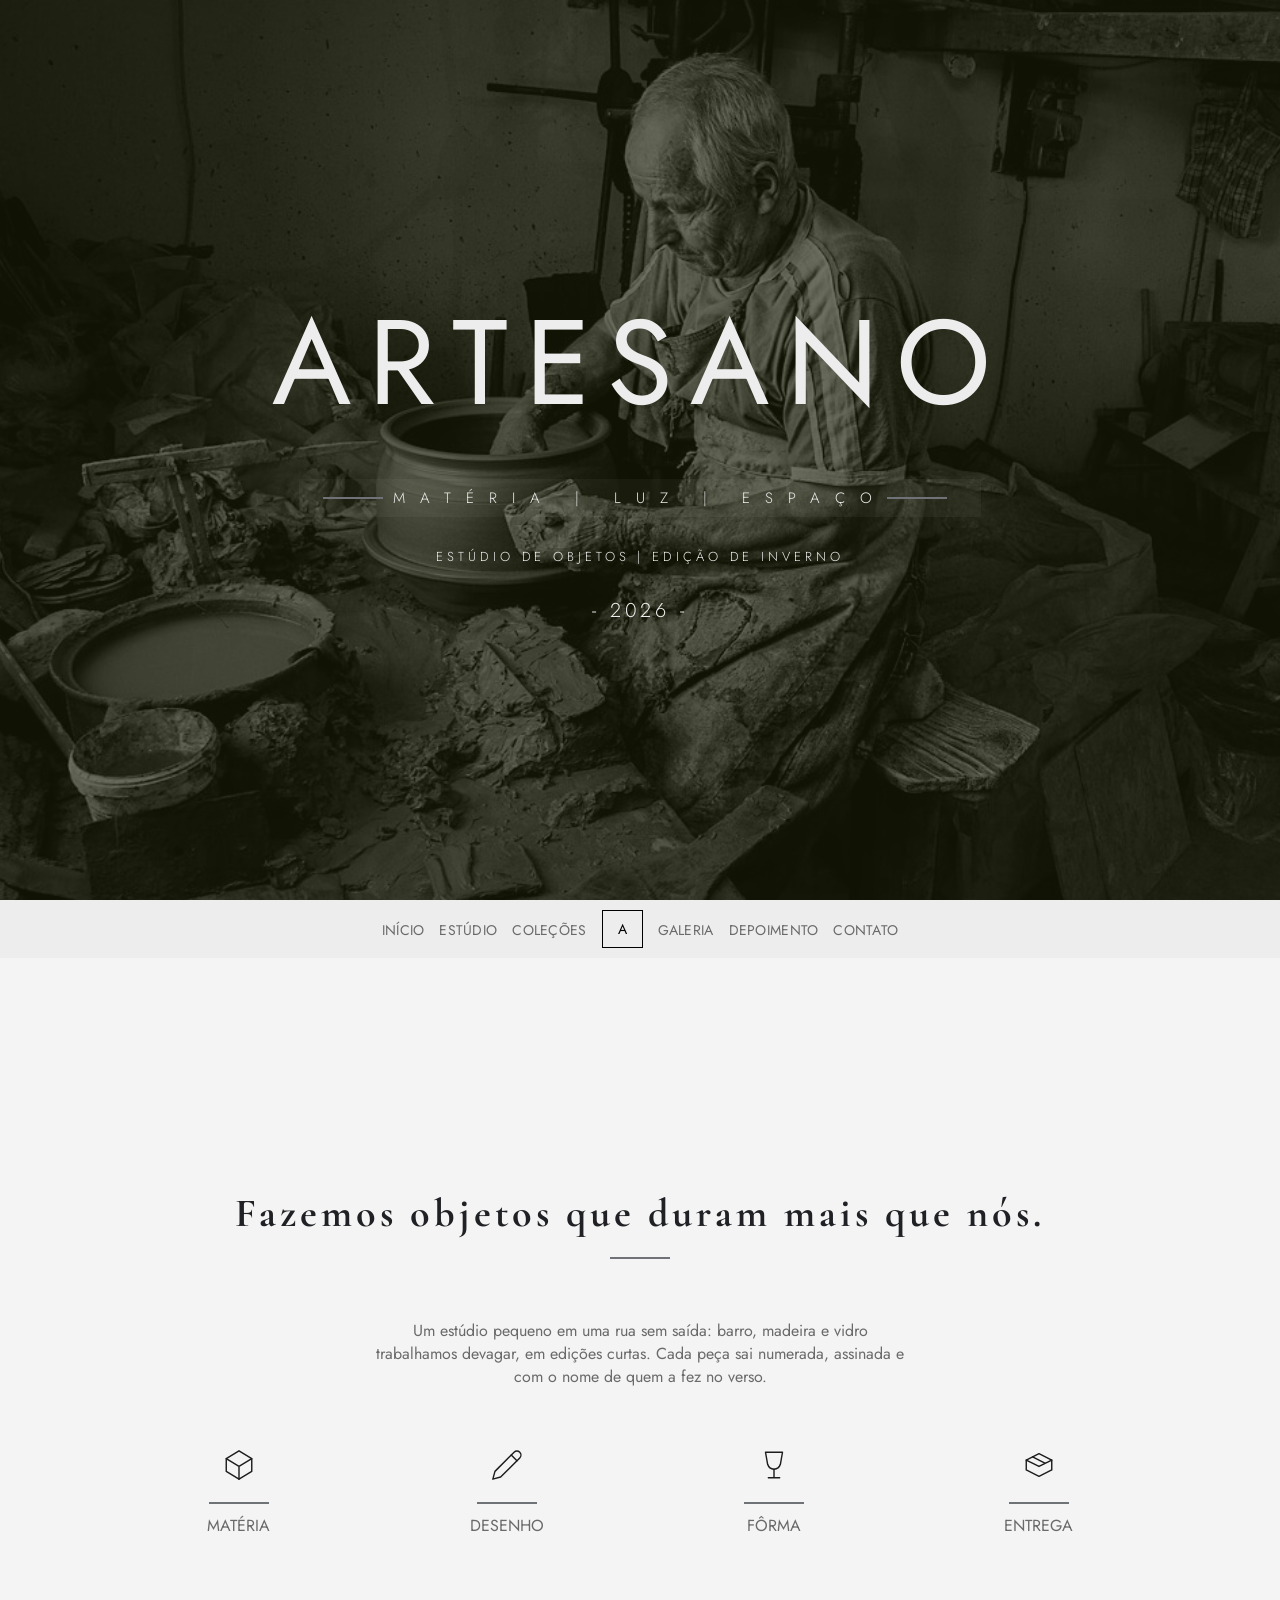
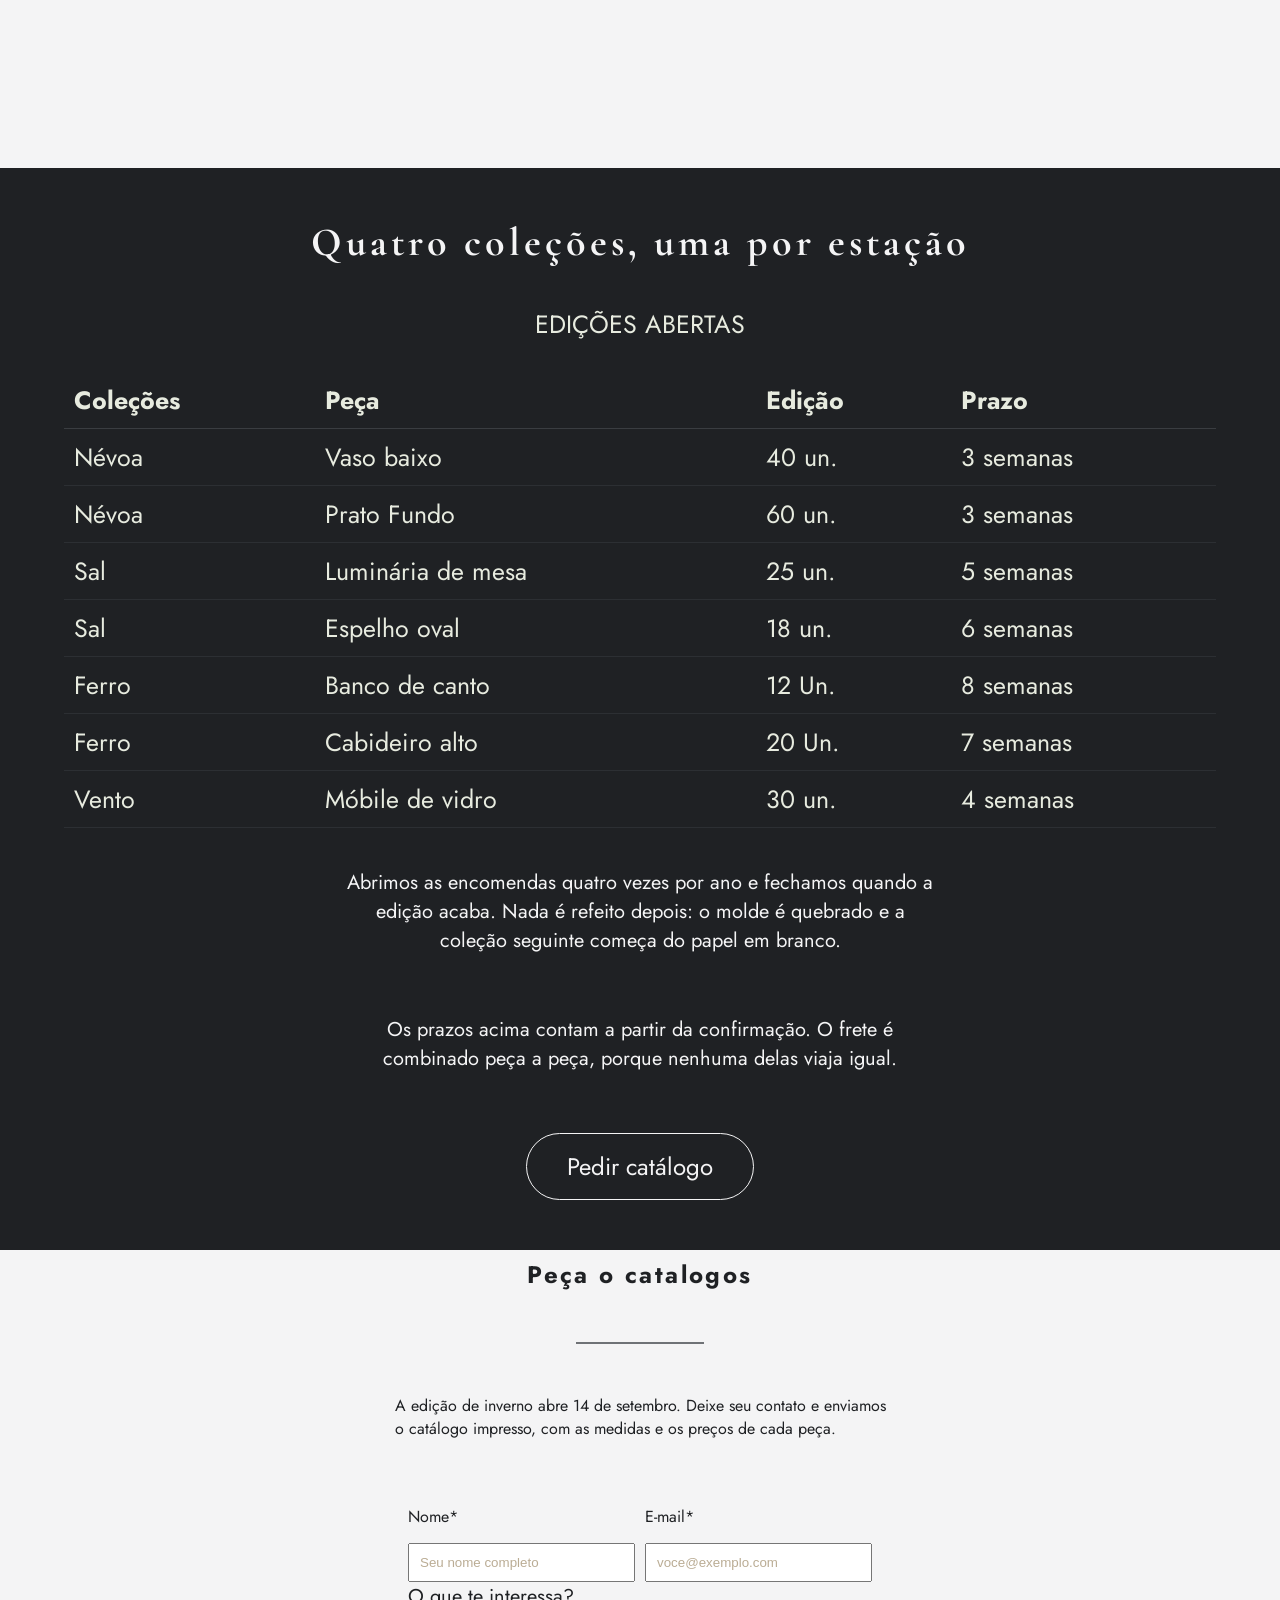
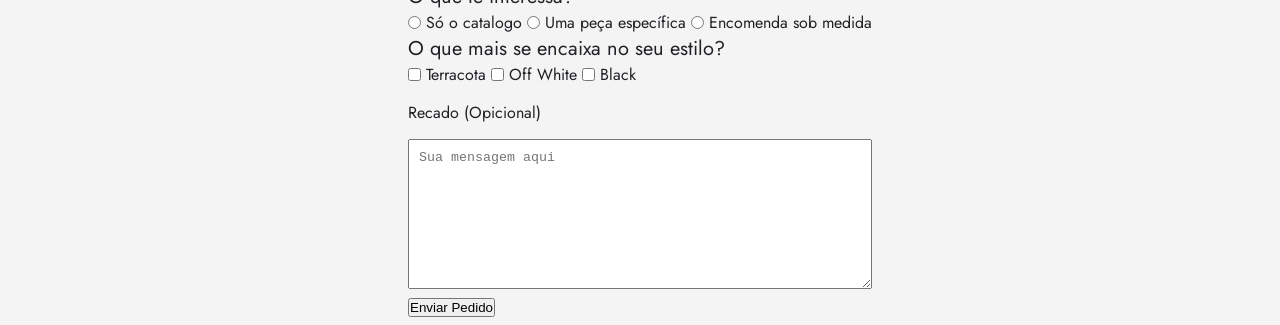
<file: index.html>
<!DOCTYPE html>
<html lang="pt-BR">
<head>
    <meta charset="UTF-8">
    <meta name="viewport" content="width=device-width, initial-scale=1.0">
    <title>Artesano</title>

    <link rel="preconnect" href="https://fonts.googleapis.com">
    <link rel="preconnect" href="https://fonts.gstatic.com" crossorigin>
    <link href="https://fonts.googleapis.com/css2?family=Cormorant+Garamond:ital,wght@0,300;0,400;1,300&family=Jost:wght@300;400;500&display=swap" rel="stylesheet">

    <link rel="stylesheet" href="style.css">
</head>
<body>
    <section id="hero">
        <img src="img/hero-atelie.jpg" alt="artesão esculpindo uma peça">

        <div>
            <h1>ARTESANO</h1>
            <h2>MATÉRIA | LUZ | ESPAÇO</h2>
            <p>ESTÚDIO DE OBJETOS | EDIÇÃO DE INVERNO</p>
            <p><span>- 2026 -</span></p>
        </div>
    </section>

    <nav class="menu">
        <ul class="menu-list">
            <li class="menu-item"> <a href="#hero" class="menu-link">INÍCIO</a></li>
            <li class="menu-item"> <a href="#estudio" class="menu-link">ESTÚDIO</a></li>
            <li class="menu-item"> <a href="#colecoes" class="menu-link">COLEÇÕES</a></li>
            <li class="menu-item" id="menu-logo"> <a href="#" class="menu-link">A</a></li>
            <li class="menu-item"> <a href="#" class="menu-link">GALERIA</a></li>
            <li class="menu-item"> <a href="#" class="menu-link">DEPOIMENTO</a></li>
            <li class="menu-item"> <a href="#" class="menu-link">CONTATO</a></li>
        </ul>
    </nav>

    <section id="estudio" class="light">
        <h2 id="h2-estudio" class="section-titlle">Fazemos objetos que duram mais que nós.</h2>
        
        <p id="p-estudio">
            Um estúdio pequeno em uma rua sem saída: barro, madeira e vidro <br>
            trabalhamos devagar, em edições curtas. Cada peça sai numerada, assinada e <br>
            com o nome de quem a fez no verso.
        </p>

        <div id="estudio-itens">
            <div>
                <img src="img/icone-materia.svg" alt="caixa">
                <p>MATÉRIA</p>
            </div>
            <div>
                <img src="img/icone-desenho.svg" alt="caneta">
                <p>DESENHO</p>
            </div>
            <div>
                <img src="img/icone-forma.svg" alt="taça">
                <p>FÔRMA</p>
            </div>
            <div>
                <img src="img/icone-entrega.svg" alt="pacote">
                <p>ENTREGA</p>
            </div>
        </div>

    </section>

    <section id="colecoes" class="dark">
        <h2 id="h2-colecoes" class="section-titlle"> Quatro coleções, uma por estação</h2>

        <table>
            <caption>EDIÇÕES ABERTAS</caption>
            <thead>
                <tr>
                    <th>Coleções</th>
                    <th>Peça</th>
                    <th>Edição</th>
                    <th>Prazo</th>
                </tr>
                <tr>
                    <td>Névoa</td>
                    <td>Vaso baixo</td>
                    <td>40 un.</td>
                    <td>3 semanas</td>
                </tr>
                <tr>
                    <td>Névoa</td>
                    <td>Prato Fundo</td>
                    <td>60 un.</td>
                    <td>3 semanas</td>
                </tr>
                <tr>
                    <td>Sal</td>
                    <td>Luminária de mesa</td>
                    <td>25 un.</td>
                    <td>5 semanas</td>
                </tr>
                <tr>
                    <td>Sal</td>
                    <td>Espelho oval</td>
                    <td>18 un.</td>
                    <td>6 semanas</td>
                </tr>
                <tr>
                    <td>Ferro</td>
                    <td>Banco de canto</td>
                    <td>12 Un.</td>
                    <td>8 semanas</td>
                </tr>
                <tr>
                    <td>Ferro</td>
                    <td>Cabideiro alto</td>
                    <td>20 Un.</td>
                    <td>7 semanas</td>
                </tr>
                <tr>
                    <td>Vento</td>
                    <td>Móbile de vidro</td>
                    <td>30 un.</td>
                    <td>4 semanas</td>
                </tr>
            </thead>
            
        </table>

        <p>
            Abrimos as encomendas quatro vezes por ano e fechamos quando a edição
            acaba. Nada é refeito depois: o molde é quebrado e a coleção seguinte
            começa do papel em branco.
        </p>
        <p>
            Os prazos acima contam a partir da confirmação. O frete é combinado
            peça a peça, porque nenhuma delas viaja igual.
        </p>

        <a href="#">Pedir catálogo</a>
    </section>

    <section id="contato" class="light">
        <h2 class="section-titlle">Peça o catalogos</h2>
        <hr>
        <p>
            A edição de inverno abre 14 de setembro. Deixe seu contato e enviamos
            <br/>
            o catálogo impresso, com as medidas e os preços de cada peça.
        </p>

        <form action="https://webhook.site/a69dab30-39e8-46ce-bd11-bb835cd629a3">
            <div class="form-inline">
                <div>
                    <label for="">Nome*</label>
                    <input type="text" name="nome" placeholder="Seu nome completo" minlength="3" required>
                </div>
                <div>
                    <label for="">E-mail*</label>
                    <input type="email" name="E-mail" placeholder="voce@exemplo.com" required>
                </div>
            </div>
            <span class="label-block">O que te interessa?</span>
            <div class="input-radio">
                    <input type="radio" id="catalogo" name="interesse" value="catalogo">
                    <label for="catalogo">Só o catalogo</label>
                    <input type="radio" id="peca" name="interesse" value="peca">
                    <label for="peca">Uma peça específica</label>
                    <input type="radio" id="encomenda" name="interesse" value="encomenda">
                    <label for="encomenda">Encomenda sob medida</label>
            </div>
            <span class="label-block">O que mais se encaixa no seu estilo?</span>
            <div class="input-checkbox">
                <input type="checkbox" id="terracota" name="estilo[]" value="terracota">
                <label for="terracota" >Terracota</label>
                <input type="checkbox" id="off-white" name="estilo[]" value="off-white">
                <label for="off-white">Off White</label>
                <input type="checkbox" id="black" name="estilo[]" value="black">
                <label for="black" >Black</label>
            </div>
            <div class="input-recado">
                <label for="">Recado (Opicional)</label>
                <textarea placeholder="Sua mensagem aqui"></textarea>
            </div>
            <button>Enviar Pedido</button>
        </form>
    </section>
</body>
</html>
</file>
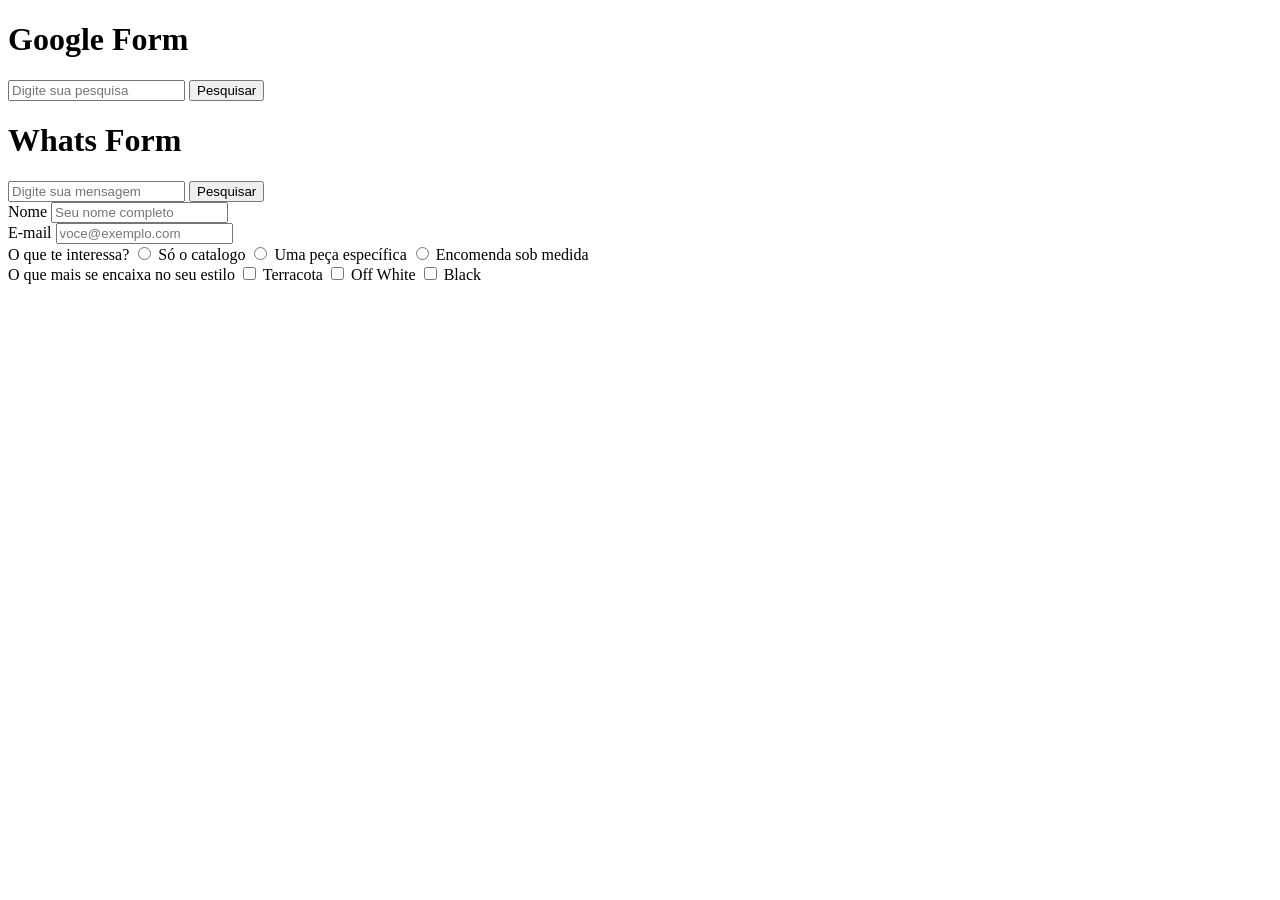
<file: docs/form.html>
<!DOCTYPE html>
<html lang="pt-BR">
<head>
    <meta charset="UTF-8">
    <meta name="viewport" content="width=device-width, initial-scale=1.0">
    <title>Formulário Google</title>
</head>
<body>
    <div>
        <h1>Google Form</h1>
        <form action="https://www.google.com/search?">
            <input type="text" name="q" placeholder="Digite sua pesquisa">
            <input type="submit" value="Pesquisar">
            <!-- <button>Enviar</button> -->
        </form>
    </div>
    <div>
        <h1>Whats Form</h1>
        <form action="https://wa.me/5585982216221">
            <input type="tel" name="text" placeholder="Digite sua mensagem">
            <input type="submit" value="Pesquisar">
            <!-- <button>Enviar</button> -->
        </form>
    </div>
    <div class="form-inline">
                <div>
                    <label for="">Nome</label>
                    <input type="text" placeholder="Seu nome completo">
                </div>
                <div>
                    <label for="">E-mail</label>
                    <input type="text" placeholder="voce@exemplo.com">
                </div>
            </div>
            <div class="input-radio">
                    <span>O que te interessa?</span>
                    <input type="radio">
                    <label >Só o catalogo</label>
                    <input type="radio">
                    <label >Uma peça específica</label>
                    <input type="radio">
                    <label >Encomenda sob medida</label>
            </div>
            <div>
                <span>O que mais se encaixa no seu estilo</span>
                <input type="checkbox">
                <label>Terracota</label>
                <input type="checkbox">
                <label>Off White</label>
                <input type="checkbox">
                <label>Black</label>
            </div>
</body>
</html>
</file>
<file: style.css>
* {
    margin: 0;
    padding: 0;
    box-sizing: border-box;
}

body {
    font-family: 'Jost', sans-serif;
    color: #ededed;
    background-color: #2c1d0a;
    min-height: 100%;
}

#hero {
    position: relative;
    width: 100%;
    height: 100vh; 
    display: flex;
    justify-content: center;
    align-items: center; 
    text-align: center;
    z-index: 1; 
}

#hero img {
    position: absolute;
    top: 0;
    left: 0;
    width: 100%;
    height: 100%;
    object-fit: cover; 
    z-index: -2; 
}

#hero::before {
    content: "";
    position: absolute;
    top: 0;
    left: 0;
    width: 100%;
    height: 100%;
    background-color: #1b1f05c8;
    opacity: 0.8; 
    z-index: -1; 
}

#hero div {
    display: flex;
    flex-direction: column; 
    align-items: center;
    gap: 30px;
}

#hero h1 {
    font-weight: 400;
    font-size: 120px;
    letter-spacing: 0.14em;
}

#hero h2 {
    display: flex;
    align-items: center;
    font-weight: 300;
    font-size: 15px;
    letter-spacing: 1em;
    background-color: rgba(255, 255, 255, 0.04); 
    padding: 8px 24px; 
}

#hero h2::before,
#hero h2::after {
    content: "";
    display: block;
    width: 60px; 
    border-top: 2px solid #6f7276; 
}

#hero h2::before , #hero h2::after {
    margin-right: 10px;
}

#hero p {
    font-weight: 300;
    font-size: 13px;
    letter-spacing: 0.30em;
}

span {
  font-size: 20px;  
}

.menu {
    background-color: #ededed;
    color: black;
    display: block;
    padding: 10px;
    position: sticky;
    top: 0;
}

.menu-list {
    list-style: none;
    display: flex;
    flex-wrap: wrap;
    justify-content: center;
    align-items: center;
    gap: 15px;
}

.menu-link {
    text-decoration: none;
    color: #6a6a6a;
    font-size: 14px;
    text-transform: uppercase;
    letter-spacing: 0.28px;
}

#menu-logo a {
    display: block;
    border: 1px solid #000;
    padding: 8px 15px;
    text-align: center;
    color: #000;
    letter-spacing: 0;
}

#menu-logo a:hover {
    color: #6a6a6a;
    border-color: #6a6a6a;
}

.menu-item :hover {
    color: #000;
}

section.light {
    background-color: #f4f4f5;
    color: #1f2124;
}

section.dark {
    background-color: #1f2124;
    color: #f4f4f5;
}

section .section-titlle {
    letter-spacing: 0.10em;
}

#estudio {
    height: 90vh;
    display: flex;
    flex-direction: column;
    justify-content: center;
    align-items: center;
    gap:60px;
}

#h2-estudio, #h2-colecoes {
    font-size: 40px;
    font-family: Cormorant Garamond;
}

#estudio h2::after {
    content: "";
    display: block;
    width: 60px; 
    border-top: 2px solid #6f7276; 
    margin: 20px auto 0;
}

#estudio p {
    max-width: 600px;
    text-align: center;
    color: #6a6a6a;
}

#estudio-itens {
    display: flex;
    gap: 200px;
    justify-content: center;
}

#estudio-itens div {
    display: flex;
    flex-direction: column;
    align-items: center; 
    gap: 20px; 
}

#estudio-itens div p::before {
    content: "";
    display: block;
    width: 60px; 
    border-top: 2px solid #6f7276;
    margin: 0 auto 10px auto;
}

#colecoes{
    min-height: 75%;
    display: flex;
    flex-direction: column;
    align-items: center;
    justify-content: center;
    gap: 40px;
    padding: 50px 0;
}

#colecoes table caption {
    margin-bottom: 30px;
}

#colecoes table {
    width: 90%;
    font-size: 25px;
    border-collapse: collapse;
    color: #e7ebdf;
    font-family: 'Jost', sans-serif;
}

#colecoes table td {
    text-align: left;
    padding: 10px;
    border-top: 1px solid #3a3d41;
    border-bottom: 1px solid #2c2f33;
}

#colecoes table th {
    text-align: left;
    padding: 10px;
}

#colecoes p {
    text-align: center;
    font-size: 20px;
    max-width: 600px;
    font-family: 'Jost', sans-serif;
    padding-bottom: 20px;
}

#colecoes a {
    text-decoration: none;
    color: #f4f4f5;
    border: 1px solid #f4f4f5;
    border-radius: 50px;
    padding: 15px 40px;
    font-size: 24px;
}

/* CONTATO */
#contato {
    min-height: 75vh;
    display: flex;
    flex-direction: Column;
    justify-content: center;
    align-items: center;
    gap: 50px;
}

form .form-inline {
    display: flex;
    gap: 10px;
}

form .form-inline label,
form .form-inline label-block {
    display: block;
    margin: 15px 0;
}

form .form-inline input:not([checkbox]), 
form .form-inline div {
    width: 100%;;
}

form input, form textarea {
    padding: 10px ;
}

form .input-radio, form .input-checkbox {
    display: flex;
    gap: 5px;
}

form .input-recado label {
    display: block;
    margin: 15px 0;
}
form .input-recado textarea {
    width: 100%;
    height: 150px;
}

hr {
    border: none; 
    height: 2px; 
    background-color: #6f7276; 
    width: 10%;
}

input::placeholder {
  color: #a39070be;
  opacity: 1; /* Necessário para alguns navegadores como o Firefox */
}
</file>
